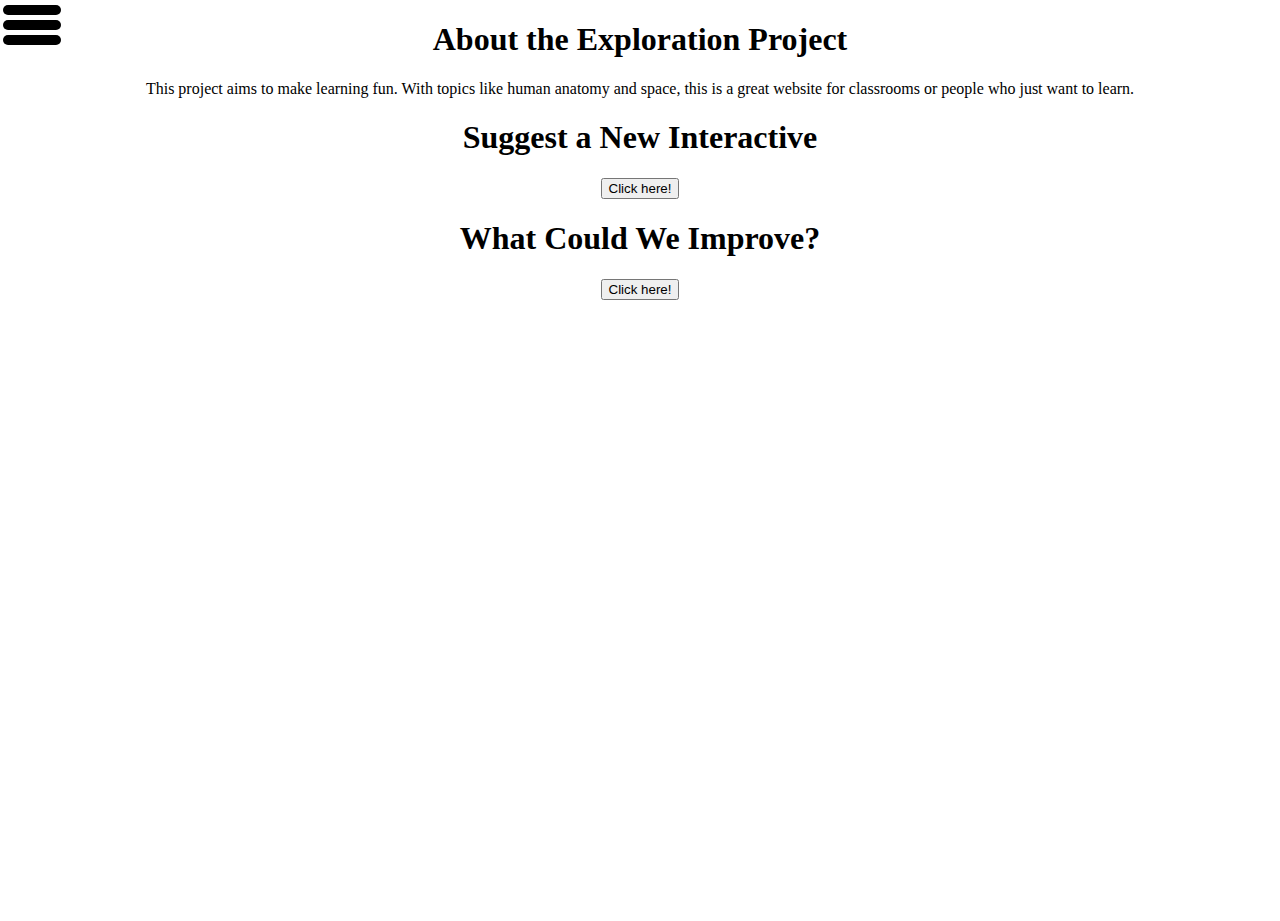
<file: pages/about.html>
<!DOCTYPE html>
<html>
    <head>
        <title>Home - The Exploration Project</title>
        <link rel="stylesheet" href="../css/about.css">
        <link rel="stylesheet" href="../css/hamburgermenu.css">
        <script src="https://ajax.googleapis.com/ajax/libs/jquery/3.6.0/jquery.min.js"></script>
        <script src="../js/hamburgermenu.js"></script>
    </head>
    <body>
        <div class="main">
            <div class="about">
                <h1>About the Exploration Project</h1>
                <p>This project aims to make learning fun. With topics like human anatomy and space, this is a great website for classrooms or people who just want to learn.</p>
            </div>
            <div class="suggest">
                <h1>Suggest a New Interactive</h1>
                <button id="suggestbutton">Click here!</button>
                <script type="text/javascript">
                    document.getElementById("suggestbutton").onclick = function() {
                        location.href = "https://docs.google.com/forms/d/e/1FAIpQLSdaNYQnB83gzadJKASDcei9clplvY6koxDb6L2Qs5lFoWLaxA/viewform?usp=sf_link";
                    };
                </script>
            </div>
            <div class="feedback">
                <h1>What Could We Improve?</h1>
                <button id="feedbackbutton">Click here!</button>
                <script type="text/javascript">
                    document.getElementById("feedbackbutton").onclick = function() {
                        location.href = "https://docs.google.com/forms/d/e/1FAIpQLSdaNYQnB83gzadJKASDcei9clplvY6koxDb6L2Qs5lFoWLaxA/viewform?usp=sf_link";
                    };
                </script>
            </div>
        </div>
        
        <div class="nav">
            <div class="openbutton">
                <div class="bars">
                    <span></span>
                    <span></span>
                    <span></span>
                </div>
                <div class="leftarrow hidden"><div></div></div>
            </div>
            <ul>
                <li><a href="home.html">Home</a></li>
                <li><a href="about.html" class="on">About</a></li>
                <li><a href="htacover.html">Human to Atom</a></li>
                <li><a href="utecover.html">Universe to Earth</a></li>
            </ul>
        </div>
        <div class="leavepage"></div>
    </body>
</html>
</file>
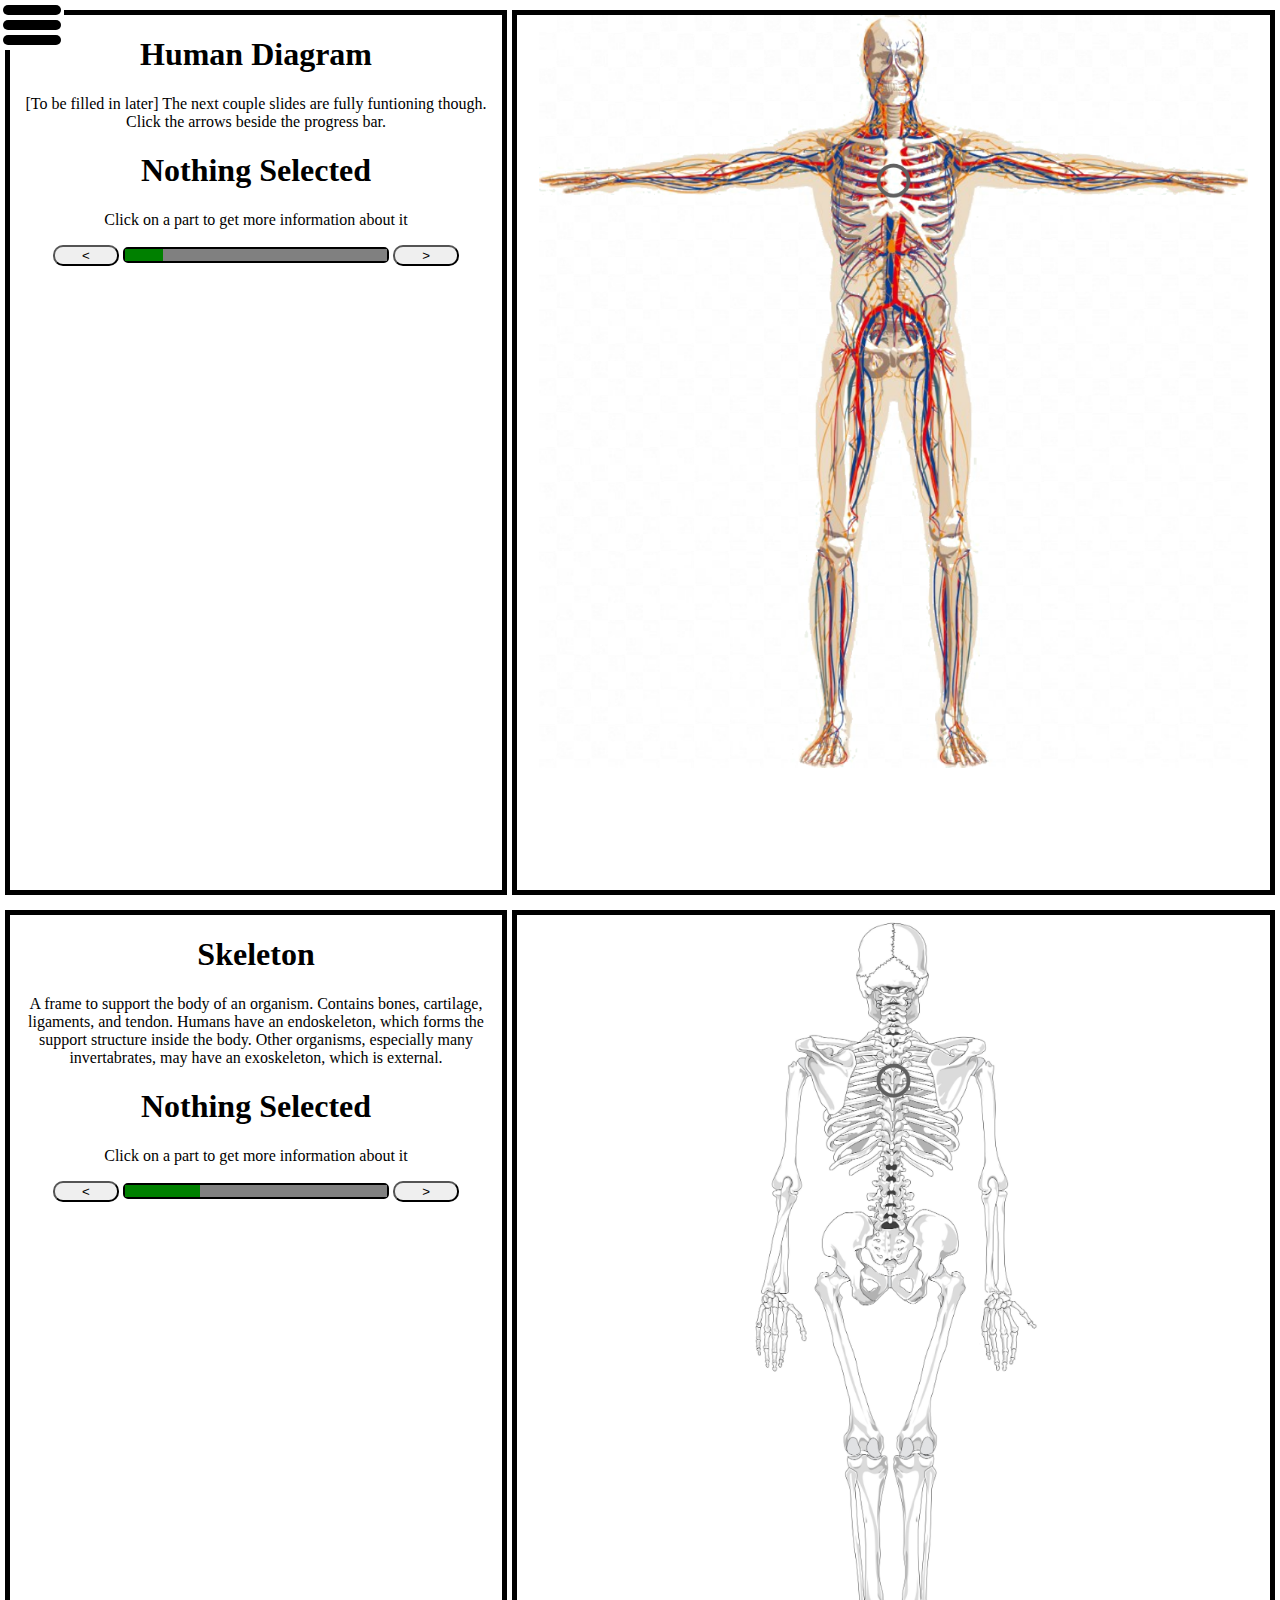
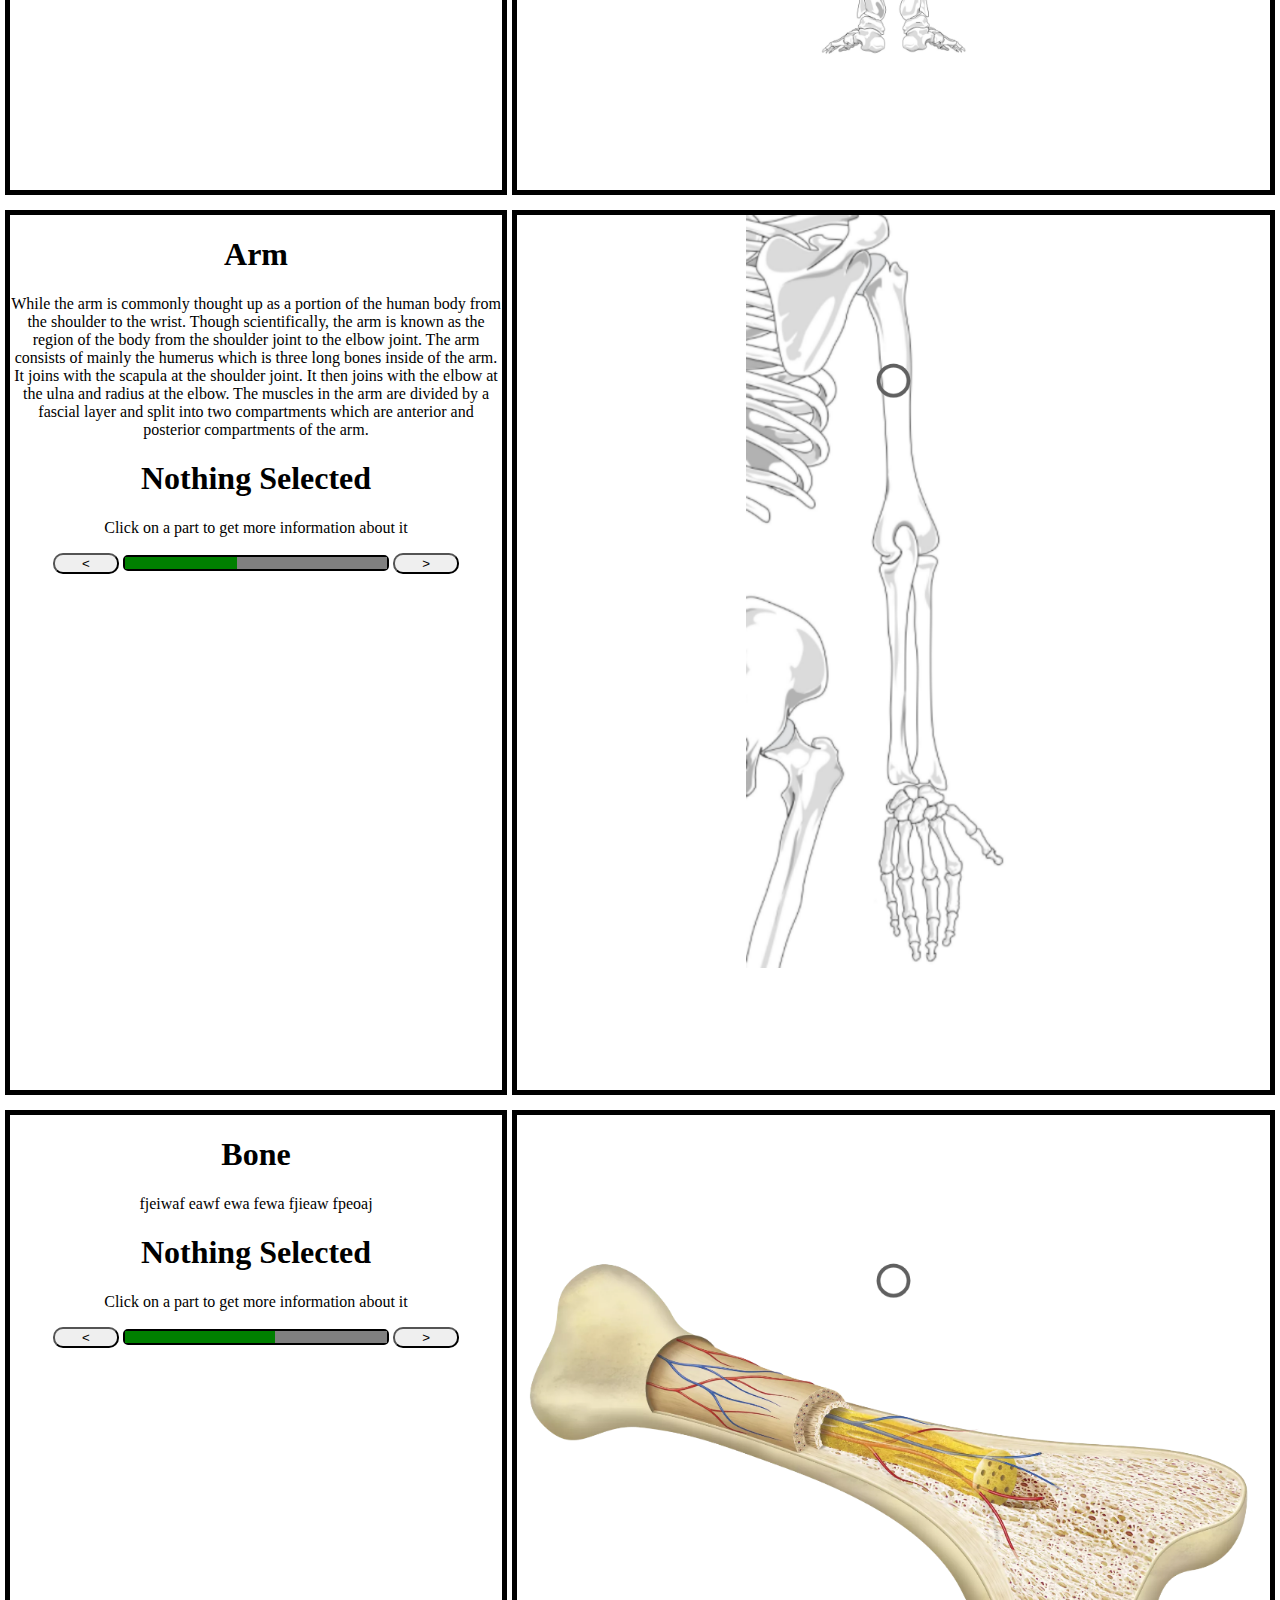
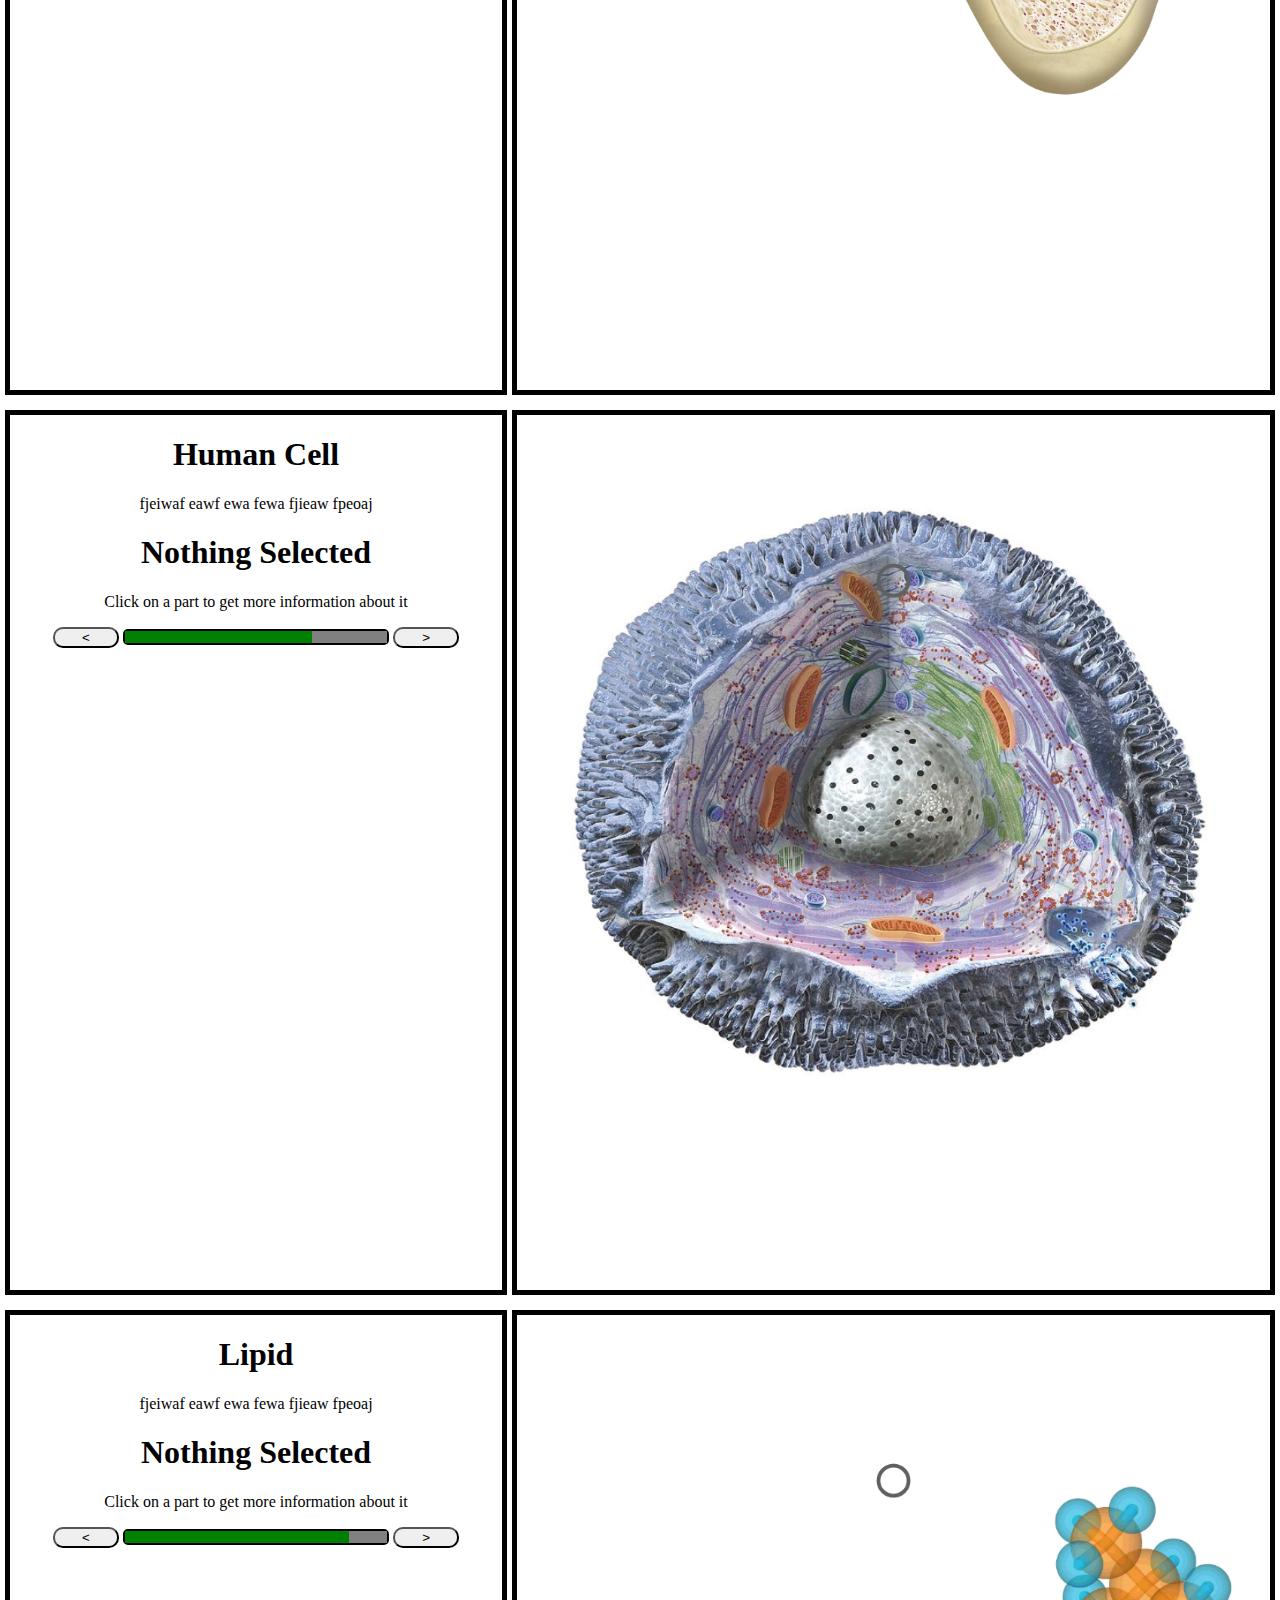
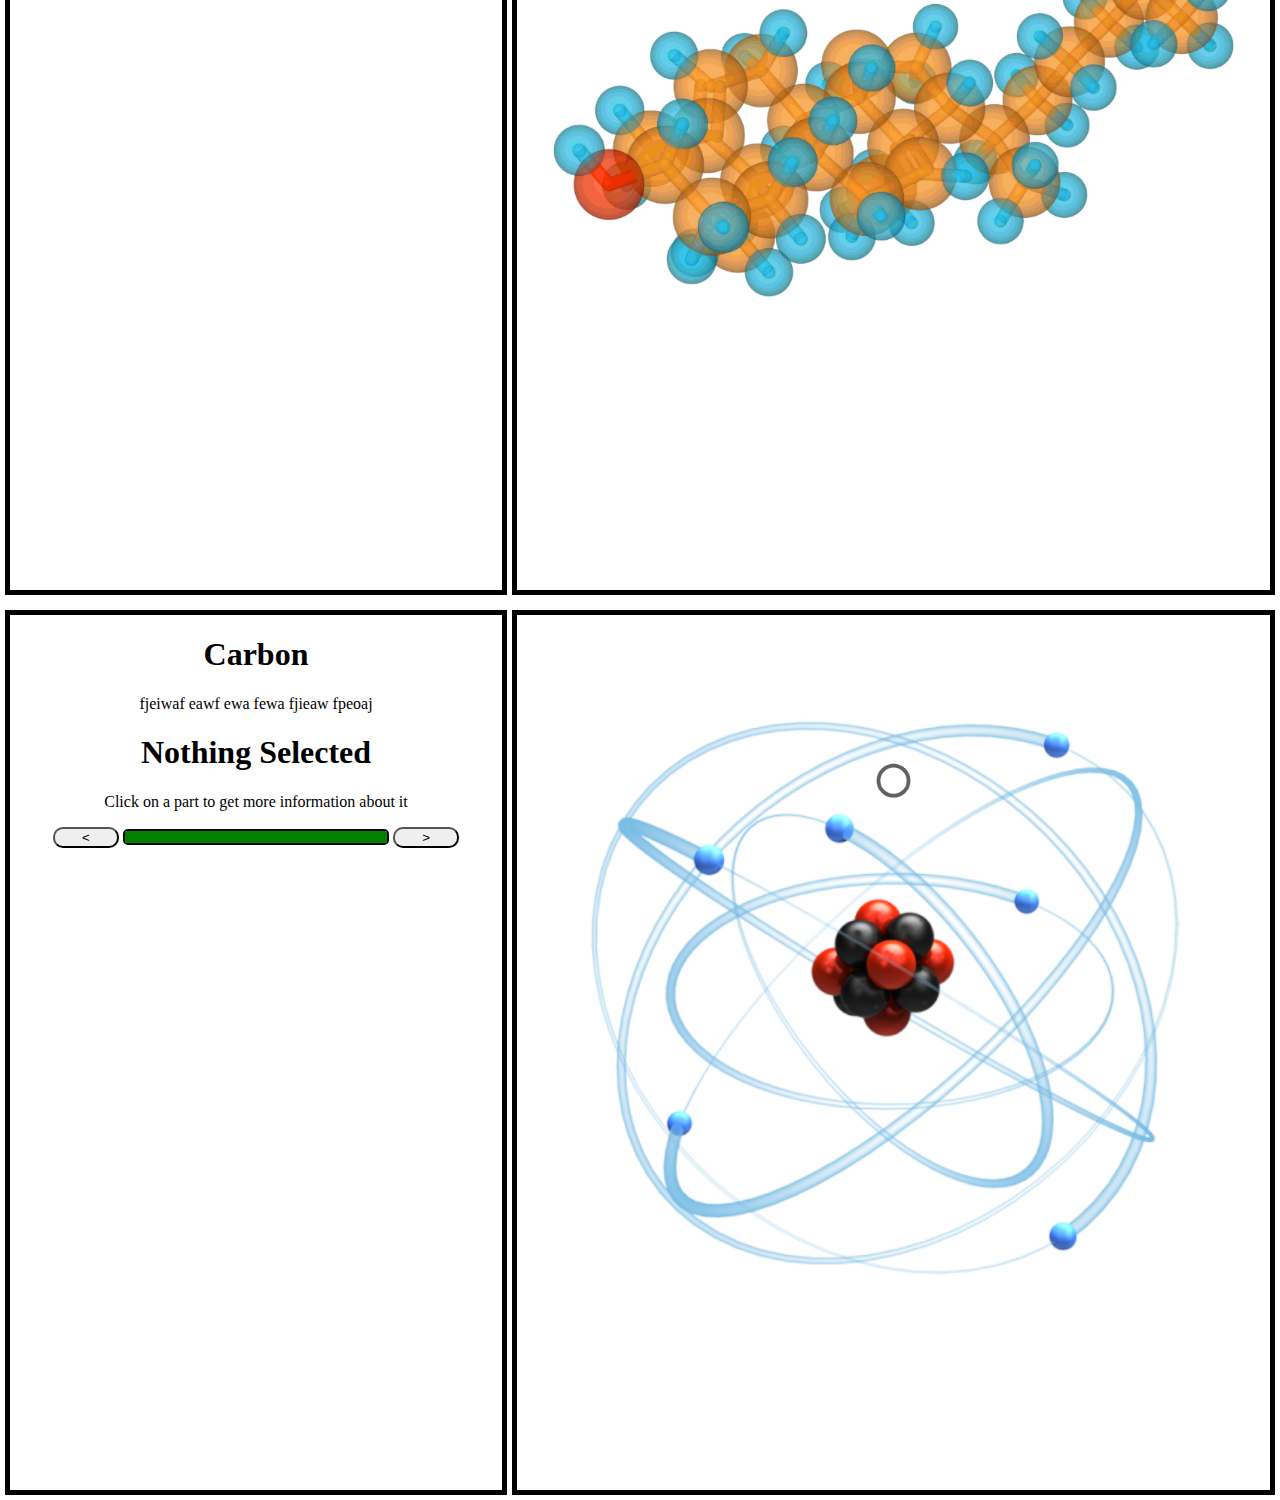
<file: pages/hta.html>
<!DOCTYPE html>
<!-- Will add a question feature eventually to quiz user -->
<html>
    <head>
        <title>Human to Atom</title>
        <link rel="stylesheet" href="../css/hta.css">
        <link rel="stylesheet" href="../css/hamburgermenu.css">
        <script src="https://ajax.googleapis.com/ajax/libs/jquery/3.6.0/jquery.min.js"></script>
        <script src="../js/hta.js"></script>
        <script src="../js/hamburgermenu.js"></script>
    </head>
    <body>
        <div class="slides">
            <div id="1">
                <div class="notes">
                    <div class="desc">
                        <h1>Human Diagram</h1>
                        <p>[To be filled in later] The next couple slides are fully funtioning though. Click the arrows beside the progress bar.</p>
                    </div>
                    <div class="clickdesc">
                        <h1>Nothing Selected</h1>
                        <p>Click on a part to get more information about it</p>
                    </div>
                    <div class="question"></div>
                    <div class="progressbar">
                        <button class="left">&#60;</button>
                        <progress value="0" max="1"></progress>
                        <button class="right">&#62;</button>
                    </div>
                </div>
                <div class="cborder">
                    <canvas class="canvas" width="1000" height="1000"></canvas>
                </div>
            </div>
            <div id="2">
                <div class="notes">
                    <div class="desc">
                        <h1>Skeleton</h1>
                        <p>A frame to support the body of an organism. Contains bones, cartilage, ligaments, and tendon. Humans have an endoskeleton, which forms the support structure inside the body. Other organisms, especially many invertabrates, may have an exoskeleton, which is external.</p>
                    </div>
                    <div class="clickdesc">
                        <h1>Nothing Selected</h1>
                        <p>Click on a part to get more information about it</p>
                    </div>
                    <div class="question"></div>
                    <div class="progressbar">
                        <button class="left">&#60;</button>
                        <progress value="0" max="1"></progress>
                        <button class="right">&#62;</button>
                    </div>
                </div>
                <div class="cborder">
                    <canvas class="canvas" width="1000" height="1000"></canvas>
                </div>
            </div>
            <div id="3">
                <div class="notes">
                    <div class="desc">
                        <h1>Arm</h1>
                        <p>While the arm is commonly thought up as a portion of the human body from the shoulder to the wrist. Though scientifically, the arm is known as the region of the body from the shoulder joint to the elbow joint. The arm consists of mainly the humerus which is three long bones inside of the arm. It joins with the scapula at the shoulder joint. It then joins with the elbow at the ulna and radius at the elbow. The muscles in the arm are divided by a fascial layer and split into two compartments which are anterior and posterior compartments of the arm.</p>
                    </div>
                    <div class="clickdesc">
                        <h1>Nothing Selected</h1>
                        <p>Click on a part to get more information about it</p>
                    </div>
                    <div class="question"></div>
                    <div class="progressbar">
                        <button class="left">&#60;</button>
                        <progress value="0" max="1"></progress>
                        <button class="right">&#62;</button>
                    </div>
                </div>
                <div class="cborder">
                    <canvas class="canvas" width="1000" height="1000"></canvas>
                </div>
            </div>
            <div id="4">
                <div class="notes">
                    <div class="desc">
                        <h1>Bone</h1>
                        <p>fjeiwaf eawf ewa fewa fjieaw fpeoaj</p>
                    </div>
                    <div class="clickdesc">
                        <h1>Nothing Selected</h1>
                        <p>Click on a part to get more information about it</p>
                    </div>
                    <div class="question"></div>
                    <div class="progressbar">
                        <button class="left">&#60;</button>
                        <progress value="0" max="1"></progress>
                        <button class="right">&#62;</button>
                    </div>
                </div>
                <div class="cborder">
                    <canvas class="canvas" width="1000" height="1000"></canvas>
                </div>
            </div>
            <div id="5">
                <div class="notes">
                    <div class="desc">
                        <h1>Human Cell</h1>
                        <p>fjeiwaf eawf ewa fewa fjieaw fpeoaj</p>
                    </div>
                    <div class="clickdesc">
                        <h1>Nothing Selected</h1>
                        <p>Click on a part to get more information about it</p>
                    </div>
                    <div class="question"></div>
                    <div class="progressbar">
                        <button class="left">&#60;</button>
                        <progress value="0" max="1"></progress>
                        <button class="right">&#62;</button>
                    </div>
                </div>
                <div class="cborder">
                    <canvas class="canvas" width="1000" height="1000"></canvas>
                </div>
            </div>
            <div id="6">
                <div class="notes">
                    <div class="desc">
                        <h1>Lipid</h1>
                        <p>fjeiwaf eawf ewa fewa fjieaw fpeoaj</p>
                    </div>
                    <div class="clickdesc">
                        <h1>Nothing Selected</h1>
                        <p>Click on a part to get more information about it</p>
                    </div>
                    <div class="question"></div>
                    <div class="progressbar">
                        <button class="left">&#60;</button>
                        <progress value="0" max="1"></progress>
                        <button class="right">&#62;</button>
                    </div>
                </div>
                <div class="cborder">
                    <canvas class="canvas" width="1000" height="1000"></canvas>
                </div>
            </div>
            <div id="7">
                <div class="notes">
                    <div class="desc">
                        <h1>Carbon</h1>
                        <p>fjeiwaf eawf ewa fewa fjieaw fpeoaj</p>
                    </div>
                    <div class="clickdesc">
                        <h1>Nothing Selected</h1>
                        <p>Click on a part to get more information about it</p>
                    </div>
                    <div class="question"></div>
                    <div class="progressbar">
                        <button class="left">&#60;</button>
                        <progress value="0" max="1"></progress>
                        <button class="right">&#62;</button>
                    </div>
                </div>
                <div class="cborder">
                    <canvas class="canvas" width="1000" height="1000"></canvas>
                </div>
            </div>
        </div>

        <div class="nav">
            <div class="openbutton">
                <div class="bars">
                    <span></span>
                    <span></span>
                    <span></span>
                </div>
                <div class="leftarrow hidden"><div></div></div>
            </div>
            <ul>
                <li><a href="home.html">Home</a></li>
                <li><a href="about.html">About</a></li>
                <li><a href="htacover.html">Human to Atom</a></li>
                <li><a href="utecover.html">Universe to Earth</a></li>
            </ul>
        </div>
        <div class="leavepage"></div>
    </body>
</html>
</file>
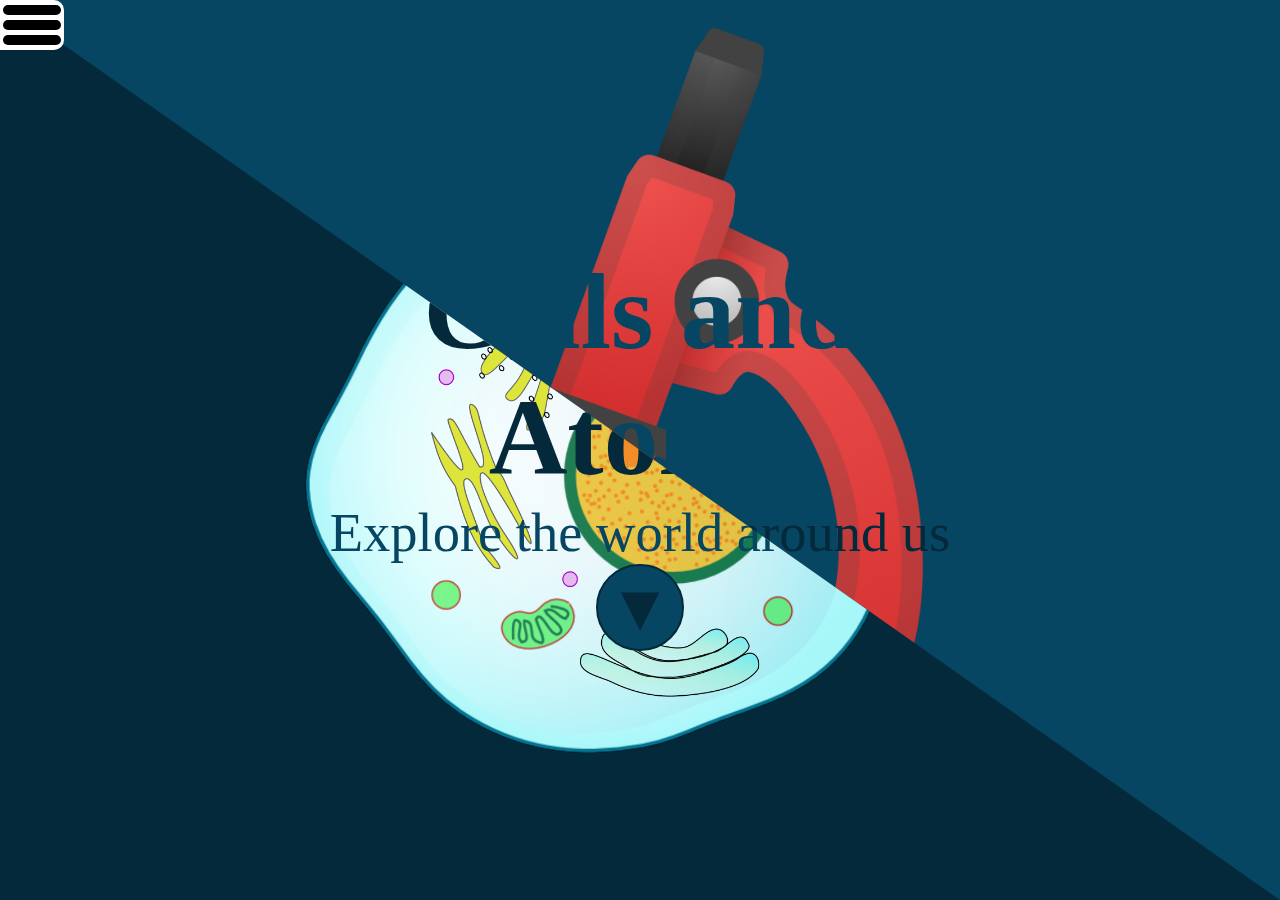
<file: pages/htacover.html>
<!DOCTYPE html>

<html>
    <head>
        <title>Human to Atom</title>
        <link rel="stylesheet" href="../css/hamburgermenu.css">
        <link rel="stylesheet" href="../css/htacover.css">
        <script src="https://ajax.googleapis.com/ajax/libs/jquery/3.6.0/jquery.min.js"></script>
        <script src="../js/hamburgermenu.js"></script>
        <script src="../js/htacover.js"></script>
        <meta name="viewport" content="width=device-width, initial-scale=1">
    </head>
    <body>
        <!-- Duplicate div except one has an inverse color scheme -->
        <!-- Clip path used to cover part of one, showing the inverse underneath -->
        <div class="top-cover">
            <img src="../img/microscopecover.png">
            <div class="center">
                <h1 class="glow">Cells and Atoms</h1>
                <p>Explore the world around us</p>
                <button class="button" id="top-button">▼</button>
            </div>
        </div>
        <div class="bottom-cover">
            <img src="../img/cellcover.png">
            <div class="center">
                <h1 class="glow">Cells and Atoms</h1>
                <p>Explore the world around us</p>
                <button class="button" id="bottom-button">▼</button> 
            </div>
        </div>

        <div class="nav">
            <div class="openbutton">
                <div class="bars">
                    <span></span>
                    <span></span>
                    <span></span>
                </div>
                <div class="leftarrow hidden"><div></div></div>
            </div>
            <ul>
                <li><a href="home.html">Home</a></li>
                <li><a href="about.html">About</a></li>
                <li><a href="htacover.html" class="on">Human to Atom</a></li>
                <li><a href="utecover.html">Universe to Earth</a></li>
            </ul>
        </div>
        <div class="leavepage"></div>
    </body>
</html>
</file>
<file: css/about.css>
.main {
    text-align: center;
}
</file>
<file: css/hamburgermenu.css>
/* Style hamburger menu and add a leave page transition */

html, body {
    width: 100%;
    height: 100%;
    margin: 0;
    border: 0;
    padding: 0;
}

/* General nav bar styling */
.nav {
    top: 0;
    left: 0;
    position: fixed;
    height: 100%;
    transform: translate(-100%, 0);
}

/* Button styling */
.nav .openbutton {
    cursor: pointer;
    width: max(200px, 20vw);
    height: max(50px, 5vh);
    margin: 0;
    background-color: #fff;
    border-radius: 10px;
    transform: translate(25%, 0);
}
.openbutton .bars {
    float: right;
    width: max(52.5px, 5.25vw);
    height: 100%;
}
.openbutton .bars span {
    /* Seperate lines */
    display: block;

    margin: max(5px, 0.5vh) max(5px, 0.5vw);
    width: max(45px, 4.5vw);
    height: max(10px, 1vh);
    background: #000;
    border-radius: 5px;
}
/* Two divs - centerize one, other one to use border for arrow */
.leftarrow {
    position: absolute;
    top: 50%;
    left: 50%;
    transform: translate(-50%, -50%);
    text-align: center;
}
.leftarrow div {
    /* Use border to make an arrow */
    width: calc(1vw + 1vh);
    height: calc(1vw + 1vh);
    border: 0 solid #000;
    border-width: 0 5px 5px 0;
    transform: rotate(135deg);
}

/* Link styling */
.nav ul {
    min-width: 200px;
    width: 20vw;
    height: 100%;
    margin: 0;
    padding: 0;
    background-color: #fff;
    list-style: none;
}
.nav ul li a {
    cursor: pointer;
    padding: 10px;
    color: #000;
    font-size: calc(1.5vw + 1.5vh);
    text-decoration: none;
}

/* Hovered styles */
.nav ul li .hovered {color: #ADD8E6;}
.nav ul li .hovered.on {
    color: #000;
    opacity: 0.5;
}
.nav ul li .on {
    cursor: default !important;
}

/* Slide animations */
/* Bar */
.navSlideInBar {
    transform: translate(calc(-20vw), 0);
    animation: slideInBar 0.5s linear forwards;
}
@keyframes slideInBar {
    from {transform: translate(0, 0);}
    to {transform: translate(100%, 0);}
}
.navSlideOutBar {
    transform: translate(100%, 0);
    animation: slideOutBar 0.5s linear forwards;
}
@keyframes slideOutBar {
    from {transform: translate(100%, 0);}
    to {transform: translate(0, 0);}
}

/* Button */
.navSlideInButton {
    transform: translate(25%, 0);
    animation: slideInButton 0.5s linear forwards;
}
@keyframes slideInButton {
    from {transform: translate(25%, 0);}
    to {
        transform: translate(100%, 0);
        border-radius: 0;
    }
}
.navSlideOutButton {
    transform: translate(100%, 0);
    animation: slideOutButton 0.5s linear forwards;
}
@keyframes slideOutButton {
    from {transform: translate(100%, 0);}
    to {transform: translate(25%, 0);}
}
.openbutton div {
    animation: spinAppear 0.2s linear backwards;
}
@keyframes spinAppear {
    from {
        transform: rotate(360deg) scale(0%);
        opacity: 0;
    }
    to {
        transform: rotate(0) scale(100%);
        opacity: 1;
    }
}
.openbutton .hidden {
    animation: spinDisappear 0.2s linear forwards !important;
    opacity: 0 !important;
}
@keyframes spinDisappear {
    from {
        transform: rotate(0) scale(100%);
        opacity: 1;
    }
    to {
        transform: rotate(360deg) scale(0%);
        opacity: 0;
    }
}
.openbutton div.leftarrow {
    animation: spinArrowAppear 0.2s linear backwards;
}
@keyframes spinArrowAppear {
    from {
        transform: translate(-50%, -50%) rotate(360deg) scale(0%);
        opacity: 0;
    }
    to {
        transform: translate(-50%, -50%) rotate(0) scale(100%);
        opacity: 1;
    }
}

/* Links */
.navSlideInBar li {
    transform: translate(-50%, 0);
    animation: slideInLinks 0.3s ease forwards;
    animation-delay: 0.3s;
}
@keyframes slideInLinks {
    from {transform: translate(-50%, 0);}
    to {transform: translate(0%, 0);}
}
.navSlideOutBar li {
    transform: translate(0%, 0);
    animation: slideOutLinks 0.3s ease forwards;
    animation-delay: 0.05s;
}
@keyframes slideOutLinks {
    from {transform: translate(0%, 0);}
    to {transform: translate(-50%, 0);}
}

/* Leave page */
.leavepage {
    position: fixed;
    background-color: #000;
    width: 100%;
    height: 100%;
    top: -100%;
    left: 0;
}
/* Make screen black screen bounce */
.leavepage.transition {
    animation: slideDownTransition 0.2s ease-in forwards;
}
@keyframes slideDownTransition {
    to {top: 0;}
}
</file>
<file: css/hta.css>
body {
    overflow-y: hidden;
}
img {
    image-rendering: crisp-edges;
}
.slides {
    max-width: 100%;
}
.slides > div {
    height: 100vh;
}
.slides div div.notes, .slides div div.cborder {
    position: absolute;
    border: 5px solid #000;
    margin: 10px 0;
    height: calc(100vh - 25px);
}
.slides div div.notes {
    left: 5px;
    width: calc(40% - 20px);
    text-align: center;
}
.notes div {
    text-align: center;
}
.notes .progressbar {
    position: relative;
    bottom: 0;
    overflow: hidden;
    width: 90%;
    margin: 0 auto;
}
.progressbar button {
    width: 15%;
    border-radius: 10px;
    cursor: pointer;
}
.progressbar progress {
    width: 60%;
    border: 2px solid #000;
    border-radius: 5px;
}
.slides div .cborder {
    left: 40%;
    width: calc(60% - 15px);
    overflow: hidden;
    text-align: center;
}
</file>
<file: css/htacover.css>
:root {
    --mainColor: #064663;
    --secondaryColor: #04293A;
}

body {
    background-color: var(--mainColor);
    margin: 0;
    border: 0;
    padding: 0;
}
.top-cover, .bottom-cover {
    position: absolute;
    margin: 0;
    min-width: 100%;
    min-height: 100%;
    top: 50%;
    left: 50%;
    transform: translate(-50%, -50%);
}
.top-cover .center, .bottom-cover .center {
    margin: 0;
}
div h1 {
    -webkit-user-select: none;
    margin: 0;
    font-size: calc(5vw + 5vh);
    text-align: center;
}
div p {
    -webkit-user-select: none;
    margin: 0;
    font-size: calc(2.5vw + 2.5vh);
    text-align: center;
}
.top-cover .center h1 {color: var(--mainColor);}
.bottom-cover .center h1 {color: var(--secondaryColor);}
.top-cover .center p {color: var(--secondaryColor);}
.bottom-cover .center p {color: var(--mainColor);}

.top-cover .center, .bottom-cover .center {
    position: absolute;
    top: 50%;
    left: 50%;
    transform: translate(-50%, -50%);
    text-align: center;
}

.top-cover img, .bottom-cover img {
    max-width: 100%;
    max-height: 100%;

    position: absolute;
    top: 50%;
    left: 50%;
    transform: translate(-50%, -50%);
}

.bottom-cover {
    /* Uses coords to draw shape and create the inverse color effect */
    clip-path: polygon(0 0, 0 100%, 100% 100%);
    background: var(--secondaryColor);
}
.button {
    -webkit-user-select: none;
    margin: 0;
    font-size: calc(3vw + 3vh);
    height: calc(4vw + 4vh);
    width: calc(4vw + 4vh);
    border-radius: 50%;
    border: none;
    cursor: default;
}
#top-button, #bottom-button.hovered {
    background-color: var(--secondaryColor);
    color: var(--mainColor);
    cursor: default;
    border: 2px solid var(--mainColor);
}
#bottom-button, #top-button.hovered {
    background-color: var(--mainColor);
    color: var(--secondaryColor);
    cursor: default;
    border: 2px solid var(--secondaryColor);
}
.hovered {
    cursor: pointer !important;
}

@keyframes glowWhite {
    from {
    /* text-shadow: offset-x offset-y blur-radius, color */
    /* Overlap shadows for effect */
        text-shadow: 0 0 0.25vw var(--secondaryColor), 0 0 0.5vw var(--secondaryColor), 0 0 0.75vw var(--secondaryColor), 0 0 1vw var(--secondaryColor), 0 0 1.25vw var(--secondaryColor), 0 0 1.5vw var(--secondaryColor), 0 0 1.75vw var(--secondaryColor);
    }
    to {text-shadow: 0 0 0.25vw var(--secondaryColor), 0 0 0.5vw var(--secondaryColor), 0 0 0.75vw var(--secondaryColor), 0 0 1vw var(--secondaryColor), 0 0 1.25vw var(--secondaryColor), 0 0 1.5vw var(--secondaryColor), 0 0 1.75vw var(--secondaryColor), 0 0 2.25vw var(--secondaryColor);}
}
@keyframes glowBlack {
    from {text-shadow: 0 0 0.25vw var(--mainColor), 0 0 0.5vw var(--mainColor), 0 0 0.75vw var(--mainColor), 0 0 1vw var(--mainColor), 0 0 1.25vw var(--mainColor), 0 0 1.5vw var(--mainColor), 0 0 1.75vw var(--mainColor);}
    to {text-shadow: 0 0 0.25vw var(--mainColor), 0 0 0.5vw var(--mainColor), 0 0 0.75vw var(--mainColor), 0 0 1vw var(--mainColor), 0 0 1.25vw var(--mainColor), 0 0 1.5vw var(--mainColor), 0 0 1.75vw var(--mainColor), 0 0 2.25vw var(--mainColor);}
}
.top-cover .glow {
    /* Animation duration type iterations direction */
    animation: glowWhite 1s ease-in-out infinite alternate;
}
.bottom-cover .glow {
    animation: glowBlack 1s ease-in-out infinite alternate;
}

/* Button click transitions */
.transition {
    animation: transition 1s linear;
}
@keyframes transition {
    33% {transform: scale(8);}
    66% {transform: scale(8) rotate(720deg);}
    100% {transform: scale(40);}
}
</file>
